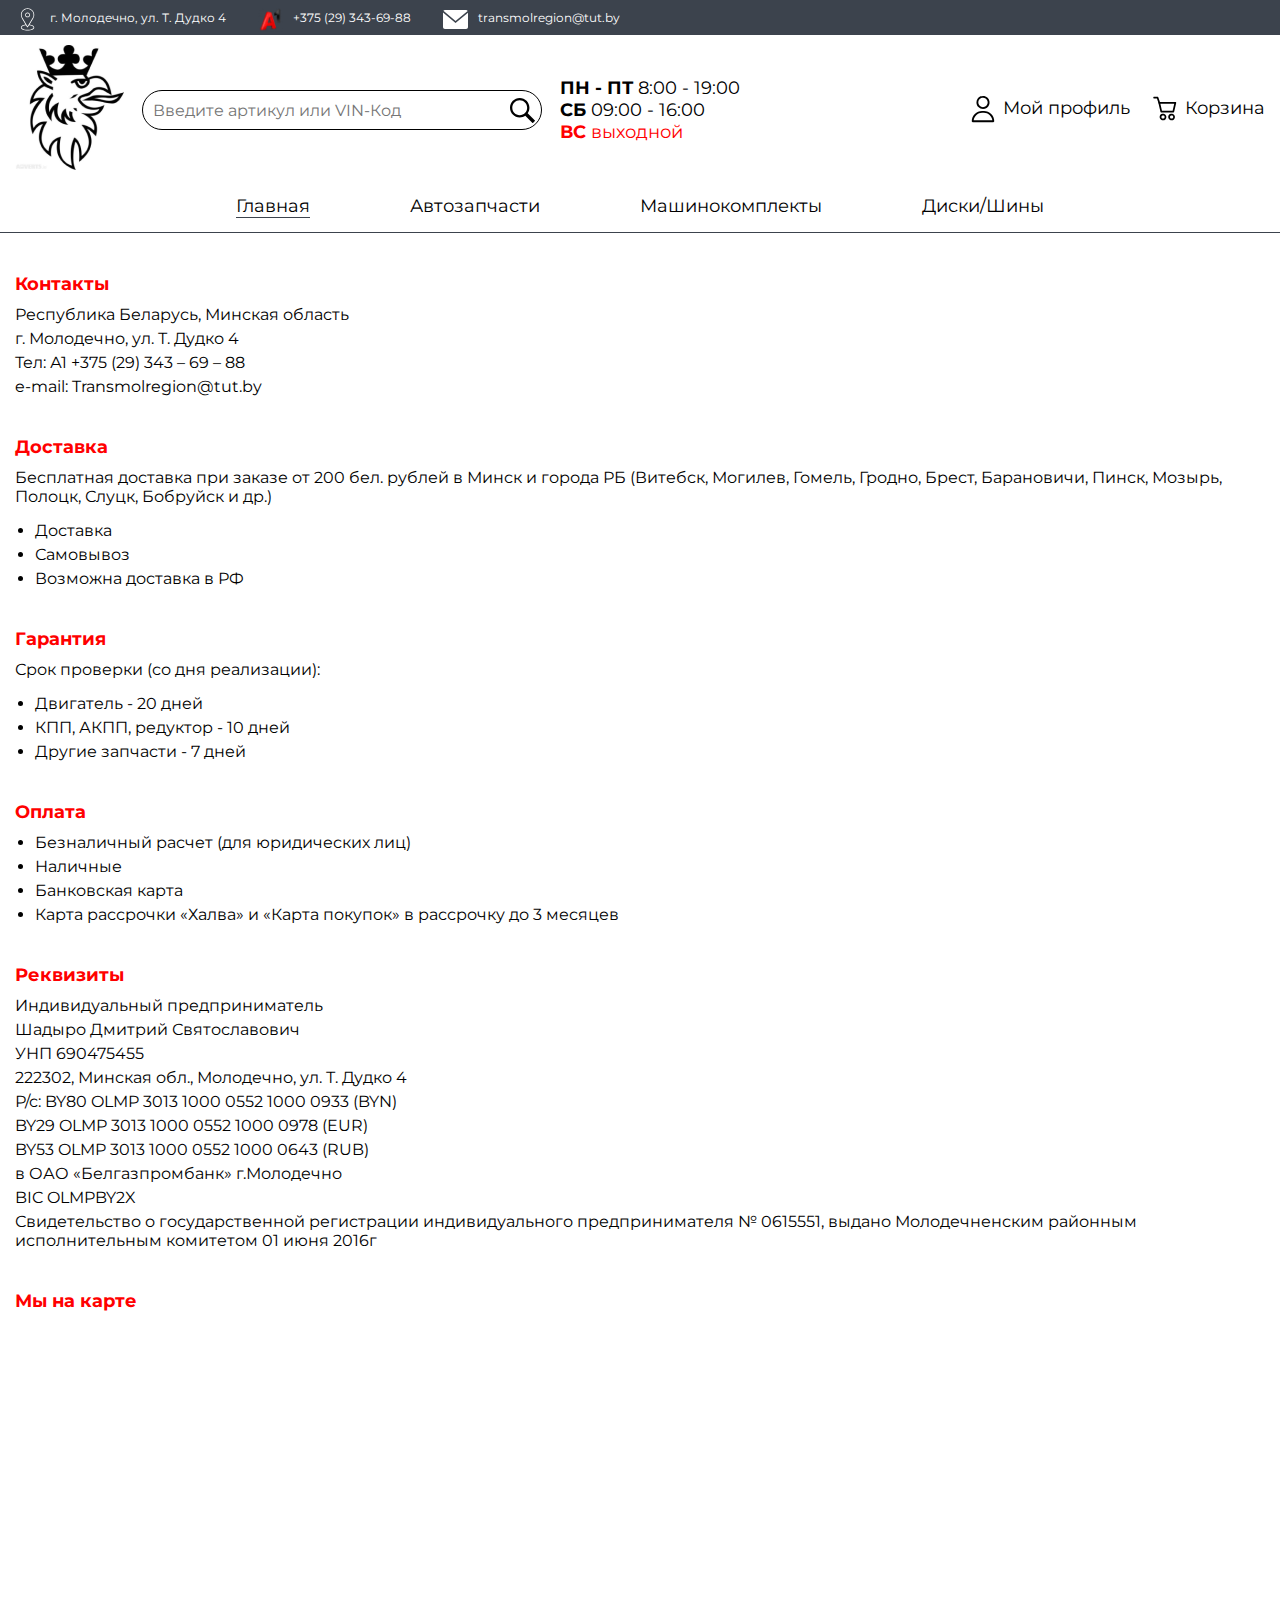
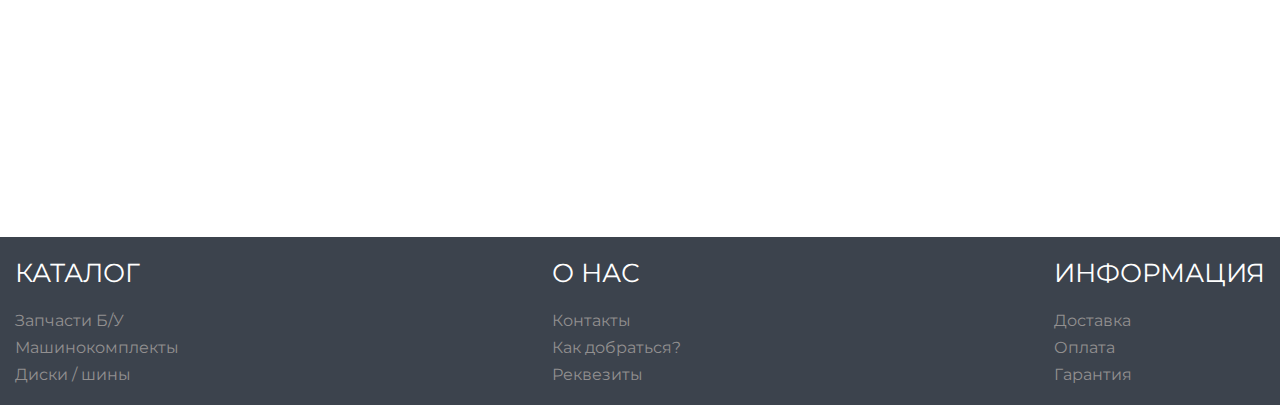
<file: index.html>
<!DOCTYPE html>
<html lang="en">

<head>
    <meta charset="UTF-8">
    <meta http-equiv="X-UA-Compatible" content="IE=edge">
    <meta name="viewport" content="width=device-width, initial-scale=1.0">
    <link rel="preconnect" href="https://fonts.gstatic.com">
    <link href="https://fonts.googleapis.com/css2?family=Montserrat:wght@400;700&display=swap" rel="stylesheet">
    <link rel="stylesheet" href="css/reset.css">
    <link rel="stylesheet" href="css/style.css">
    <link rel="stylesheet" href="css/media.css">
    <title>Auto Parts</title>
</head>

<body>
    <header class="header">
        <div class="header__top">
            <div class="container">
                <div class="header__top-container">
                    <a class="header__top-link header__top-map" href="#">г. Молодечно, ул. Т. Дудко 4</a>
                    <a class="header__top-link header__top-tel" href="tel:375293436988">+375 (29) 343-69-88</a>
                    <a class="header__top-link header__top-email" href="#">transmolregion@tut.by</a>
                </div>
            </div>
        </div>
        <div class="container">
            <div class="header__inner">
                <div class="header__left">
                    <div class="logo">
                        <img class="logo__img" src="/img/logo.png" alt="logo">
                    </div>
                    <div class="search">
                        <form class="form-search" action="#">
                            <input class="form__input-search" placeholder="Введите артикул или VIN-Код" type="text">
                            <input class="form__btn" type="submit" value="">
                        </form>
                    </div>
                    <div class="schedule-items">
                        <p class="schedule-item">
                            <span class="text-bold">ПН - ПТ</span> 8:00 - 19:00
                        </p>
                        <p class="schedule-item">
                            <span class="text-bold">СБ</span> 09:00 - 16:00
                        </p>
                        <p class="schedule-item">
                            <span class="text-bold text-red">ВС</span> <span class="text-red"> выходной</span>
                        </p>
                    </div>
                </div>
                <div class="header__right">
                    <a class="header__right-link header__right-profile" href="#">Мой профиль</a>
                    <a class="header__right-link header__right-cart" href="#">Корзина</a>
                </div>
            </div>
            <nav class="navigation">
                <ul class="navigation__list">
                    <li class="navigation__list-item">
                        <a class="navigation__list-link active" href="#">Главная</a>
                    </li>
                    <li class="navigation__list-item">
                        <a class="navigation__list-link" href="/parts.html">Автозапчасти</a>
                    </li>
                    <li class="navigation__list-item">
                        <a class="navigation__list-link" href="#">Машинокомплекты</a>
                    </li>
                    <li class="navigation__list-item">
                        <a class="navigation__list-link" href="#">Диски/Шины</a>
                    </li>
                </ul>
            </nav>
        </div>
    </header>

    <section class="info">
        <div class="container">
            <div class="info__item">
                <h2 class="info__title">
                    Контакты
                </h2>
                <div class="info__item-text">
                    <p class="info__text">
                        Республика Беларусь, Минская область
                    </p>
                    <p class="info__text">
                        г. Молодечно, ул. Т. Дудко 4
                    </p>
                    <p class="info__text">
                        Тел: А1 +375 (29) 343 – 69 – 88
                    </p>
                    <p class="info__text">
                        e-mail: Transmolregion@tut.by
                    </p>
                </div>
            </div>
            <div class="info__item">
                <h2 class="info__title">
                    Доставка
                </h2>
                <div class="info__item-text">
                    <p class="info__text">
                        Бесплатная доставка при заказе от 200 бел. рублей в Минск и города РБ (Витебск, Могилев, Гомель,
                        Гродно, Брест, Барановичи, Пинск, Мозырь, Полоцк, Слуцк, Бобруйск и др.)
                    </p>
                    <ul class="info__list">
                        <li class="info__text">
                            Доставка
                        </li>
                        <li class="info__text">
                            Самовывоз
                        </li>
                        <li class="info__text">
                            Возможна доставка в РФ
                        </li>
                    </ul>
                </div>
            </div>
            <div class="info__item">
                <h2 class="info__title">
                    Гарантия
                </h2>
                <div class="info__item-text">
                    <p class="info__text">
                        Срок проверки (со дня реализации):
                    </p>
                    <ul class="info__list">
                        <li class="info__text">
                            Двигатель - 20 дней
                        </li>
                        <li class="info__text">
                            КПП, АКПП, редуктор - 10 дней
                        </li>
                        <li class="info__text">
                            Другие запчасти - 7 дней
                        </li>
                    </ul>
                </div>
            </div>
            <div class="info__item">
                <h2 class="info__title">
                    Оплата
                </h2>
                <div class="info__item-text">
                    <ul class="info__list">
                        <li class="info__text">
                            Безналичный расчет (для юридических лиц)
                        </li>
                        <li class="info__text">
                            Наличные
                        </li>
                        <li class="info__text">
                            Банковская карта
                        </li>
                        <li class="info__text">
                            Карта рассрочки «Халва» и «Карта покупок» в рассрочку до 3 месяцев
                        </li>
                    </ul>
                </div>
            </div>
            <div class="info__item">
                <h2 class="info__title">
                    Реквизиты
                </h2>
                <div class="info__item-text">
                    <p class="info__text">
                        Индивидуальный предприниматель
                    </p>
                    <p class="info__text">
                        Шадыро Дмитрий Святославович
                    </p>
                    <p class="info__text">
                        УНП 690475455
                    </p>
                    <p class="info__text">
                        222302, Минская обл., Молодечно, ул. Т. Дудко 4
                    </p>
                    <p class="info__text">
                        Р/с: BY80 OLMP 3013 1000 0552 1000 0933 (BYN)
                    </p>
                    <p class="info__text">
                        BY29 OLMP 3013 1000 0552 1000 0978 (EUR)
                    </p>
                    <p class="info__text">
                        BY53 OLMP 3013 1000 0552 1000 0643 (RUB)
                    </p>
                    <p class="info__text">
                        в ОАО «Белгазпромбанк» г.Молодечно
                    </p>
                    <p class="info__text">
                        BIC OLMPBY2X
                    </p>
                    <p class="info__text">
                        Свидетельство о государственной регистрации индивидуального предпринимателя № 0615551, выдано
                        Молодечненским районным исполнительным комитетом 01 июня 2016г
                    </p>
                </div>
            </div>
            <div class="info__item">
                <h2 class="info__title">
                    Мы на карте
                </h2>
                <div class="map">
                    <iframe id="map"
                        src="https://www.google.com/maps/embed?pb=!1m14!1m8!1m3!1d1435.4123984856187!2d26.881556061796175!3d54.30063732575903!3m2!1i1024!2i768!4f13.1!3m3!1m2!1s0x46dc744c86c4ba0b%3A0x416bf50e22e5ab80!2z0YPQu9C40YbQsCDQlNGD0LTQutC-IDQsINCc0L7Qu9C-0LTQtdGH0L3Qvg!5e1!3m2!1sru!2sby!4v1617877392452!5m2!1sru!2sby"
                        width="800" height="400" style="border:0;" allowfullscreen="" loading="lazy"></iframe>
                </div>
            </div>
        </div>
    </section>

    <footer class="footer">
        <div class="container">
            <div class="footer__inner">

                <!-- <div class="footer__item-logo">
                    <p class="footer__logo-title">Разборка в Моло</p>
                    <img class="footer__logo" src="img/logo.png" alt="logo">
                </div> -->
                <div class="footer__item">
                    <p class="footer__item-title">
                        КАТАЛОГ
                    </p>
                    <ul class="footer__menu-list">
                        <li class="footer__menu-item">
                            <a class="footer__menu-link" href="#">Запчасти Б/У</a>
                        </li>
                        <li class="footer__menu-item">
                            <a class="footer__menu-link" href="#">Машинокомплекты</a>
                        </li>
                        <li class="footer__menu-item">
                            <a class="footer__menu-link" href="#">Диски / шины</a>
                        </li>
                    </ul>
                </div>
                <div class="footer__item">
                    <p class="footer__item-title">
                        О НАС
                    </p>
                    <ul class="footer__menu-list">
                        <li class="footer__menu-item">
                            <a class="footer__menu-link" href="#">Контакты</a>
                        </li>
                        <li class="footer__menu-item">
                            <a class="footer__menu-link" href="index.html#map">Как добраться?</a>
                        </li>
                        <li class="footer__menu-item">
                            <a class="footer__menu-link" href="#">Реквезиты</a>
                        </li>
                    </ul>
                </div>
                <div class="footer__item">
                    <p class="footer__item-title">
                        ИНФОРМАЦИЯ
                    </p>
                    <ul class="footer__menu-list">
                        <li class="footer__menu-item">
                            <a class="footer__menu-link" href="#">Доставка</a>
                        </li>
                        <li class="footer__menu-item">
                            <a class="footer__menu-link" href="#">Оплата</a>
                        </li>
                        <li class="footer__menu-item">
                            <a class="footer__menu-link" href="#">Гарантия</a>
                        </li>
                    </ul>
                </div>
            </div>
        </div>
        </div>
    </footer>

    <script src="js/scripts.js"></script>
</body>

</html>
</file>
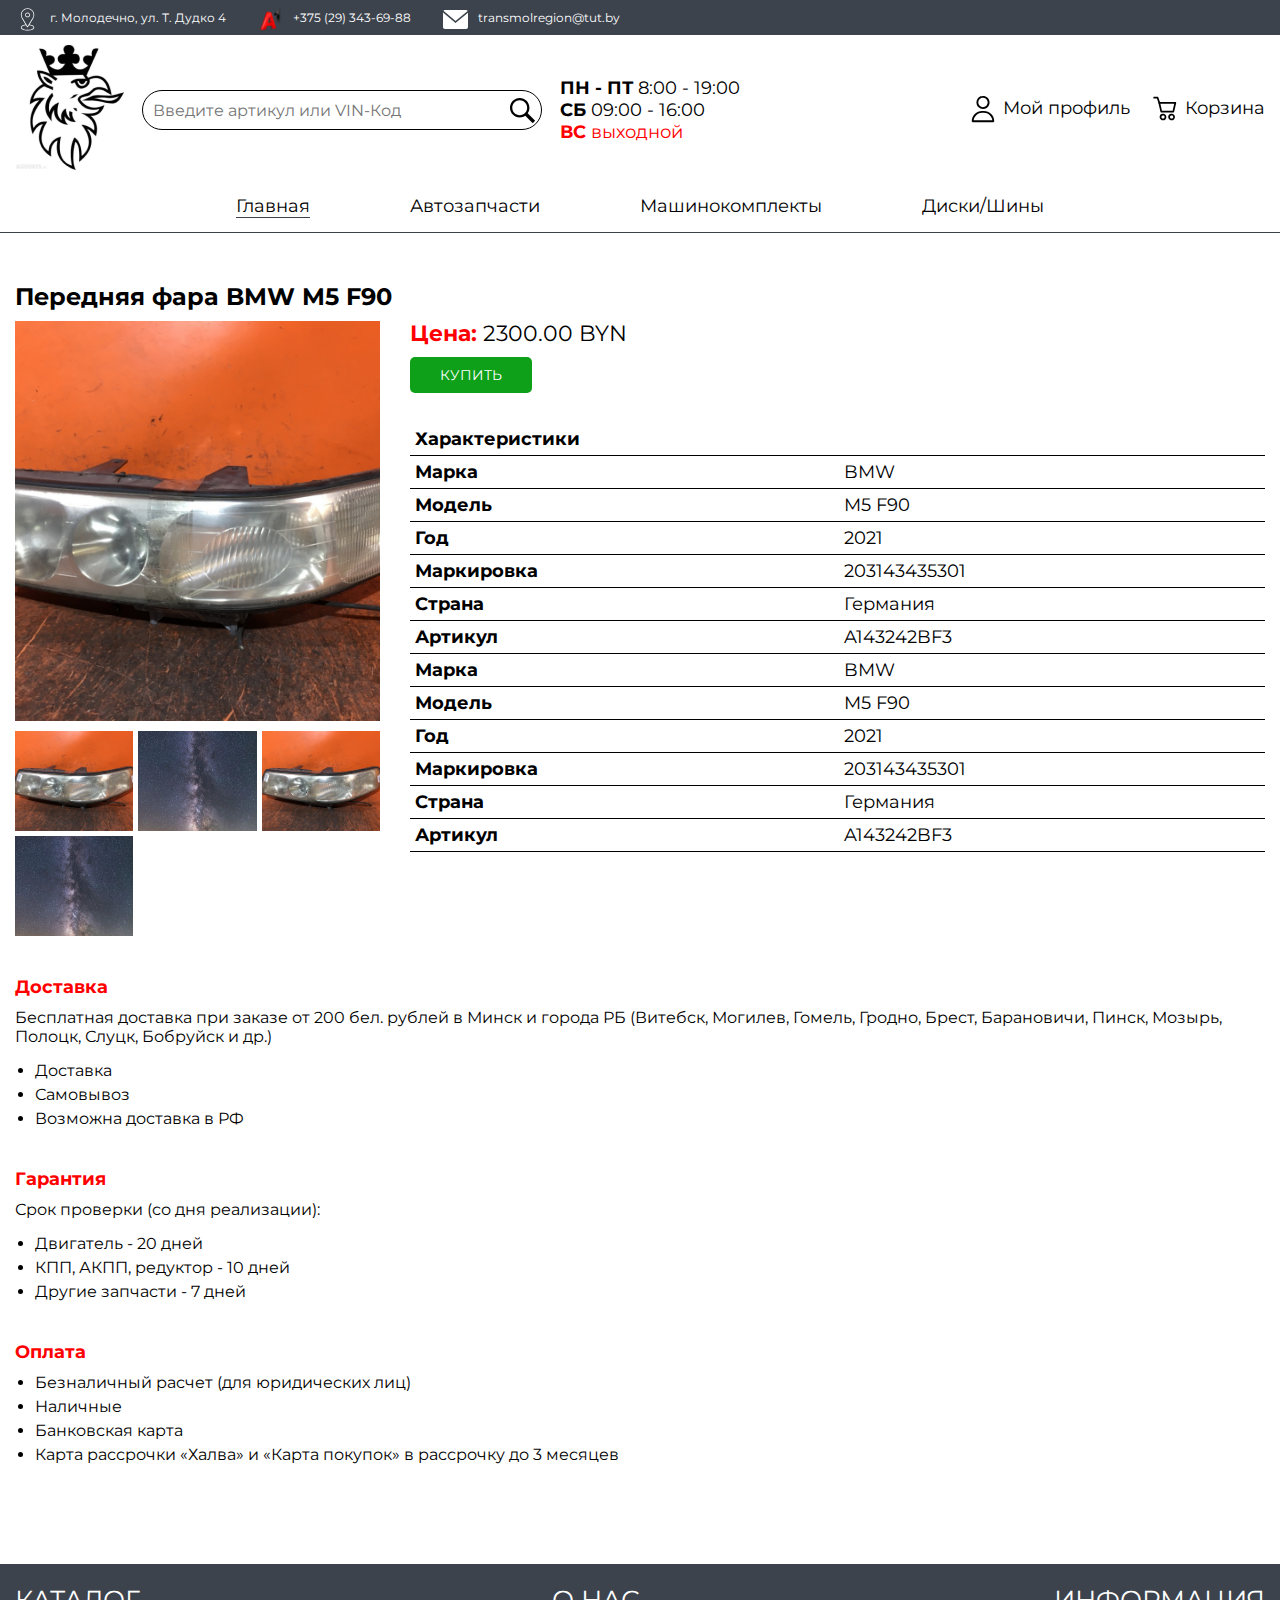
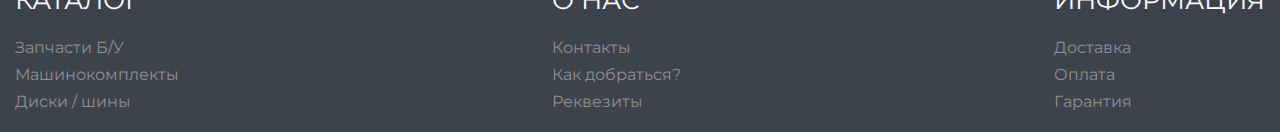
<file: detail_parts.html>
<!DOCTYPE html>
<html lang="en">

<head>
    <meta charset="UTF-8">
    <meta http-equiv="X-UA-Compatible" content="IE=edge">
    <meta name="viewport" content="width=device-width, initial-scale=1.0">
    <link rel="preconnect" href="https://fonts.gstatic.com">
    <link href="https://fonts.googleapis.com/css2?family=Montserrat:wght@400;700&display=swap" rel="stylesheet">
    <link rel="stylesheet" href="css/reset.css">
    <link rel="stylesheet" href="css/lightbox.min.css">
    <link rel="stylesheet" href="css/style.css">
    <link rel="stylesheet" href="css/media.css">
</head>

<body>
    <header class="header">
        <div class="header__top">
            <div class="container">
                <div class="header__top-container">
                    <a class="header__top-link header__top-map" href="#">г. Молодечно, ул. Т. Дудко 4</a>
                    <a class="header__top-link header__top-tel" href="tel:375293436988">+375 (29) 343-69-88</a>
                    <a class="header__top-link header__top-email" href="#">transmolregion@tut.by</a>
                </div>
            </div>
        </div>
        <div class="container">
            <div class="header__inner">
                <div class="header__left">
                    <div class="logo">
                        <img class="logo__img" src="/img/logo.png" alt="logo">
                    </div>
                    <div class="search">
                        <form class="form-search" action="#">
                            <input class="form__input-search" placeholder="Введите артикул или VIN-Код" type="text">
                            <input class="form__btn" type="submit" value="">
                        </form>
                    </div>
                    <div class="schedule-items">
                        <p class="schedule-item">
                            <span class="text-bold">ПН - ПТ</span> 8:00 - 19:00
                        </p>
                        <p class="schedule-item">
                            <span class="text-bold">СБ</span> 09:00 - 16:00
                        </p>
                        <p class="schedule-item">
                            <span class="text-bold text-red">ВС</span> <span class="text-red"> выходной</span>
                        </p>
                    </div>
                </div>
                <div class="header__right">
                    <a class="header__right-link header__right-profile" href="#">Мой профиль</a>
                    <a class="header__right-link header__right-cart" href="#">Корзина</a>
                </div>
            </div>
            <nav class="navigation">
                <ul class="navigation__list">
                    <li class="navigation__list-item">
                        <a class="navigation__list-link active" href="/index.html">Главная</a>
                    </li>
                    <li class="navigation__list-item">
                        <a class="navigation__list-link" href="/parts.html">Автозапчасти</a>
                    </li>
                    <li class="navigation__list-item">
                        <a class="navigation__list-link" href="#">Машинокомплекты</a>
                    </li>
                    <li class="navigation__list-item">
                        <a class="navigation__list-link" href="#">Диски/Шины</a>
                    </li>
                </ul>
            </nav>
        </div>
    </header>

    <section class="spare-part">
        <div class="container">
            <div class="spare-part__inner">
                <h1 class="spare-part__title">
                    Передняя фара BMW M5 F90
                </h1>
                <div class="spare-part__content">
                    <div class="spare-part__images">
                        <div class="spare-part__img">
                            <a href="/img/test_photo.jpg" class="spare-part__image-link" data-lightbox="roadtrip">
                                <img class="spare-part__image" src="/img/test_photo.jpg" alt="">
                            </a>
                        </div>
                        <div class="spare-part__imgs-sub">
                            <div class="spare-part__img-sub">
                                <a href="/img/test_photo.jpg" class="spare-part__image-link" data-lightbox="roadtrip">
                                    <img class="spare-part__image" src="/img/test_photo.jpg" alt="">
                                </a>
                            </div>
                            <div class="spare-part__img-sub">
                                <a href="/img/1438340919_1592809721.jpg" class="spare-part__image-link" data-lightbox="roadtrip">
                                    <img class="spare-part__image" src="/img/1438340919_1592809721.jpg" alt="">
                                </a>
                            </div>
                            <div class="spare-part__img-sub">
                                <a href="/img/test_photo.jpg" class="spare-part__image-link" data-lightbox="roadtrip">
                                    <img class="spare-part__image" src="/img/test_photo.jpg" alt="">
                                </a>
                            </div>
                            <div class="spare-part__img-sub">
                                <a href="/img/1438340919_1592809721.jpg" class="spare-part__image-link" data-lightbox="roadtrip">
                                    <img class="spare-part__image" src="/img/1438340919_1592809721.jpg" alt="">
                                </a>
                            </div>
                        </div>
                    </div>
                    <div class="spare-part__specification">
                        <p class="spare-part__price">
                            <span class="text-red text-bold">Цена:</span> 2300.00 BYN
                        </p>
                        <div class="spare-part__btn">
                            <a class="spare-part__button" href="#">КУПИТЬ</a>
                        </div>
                        
                        <table class="spare-part__specification-table">
                            <tr>
                                <td colspan="2">
                                    <span class="text-bold">Характеристики</span>
                                </td>
                            </tr>
                            <tr>
                                <td>
                                    <span class="text-bold">Марка</span>
                                </td>
                                <td>
                                    BMW
                                </td>
                            </tr>
                            <tr>
                                <td>
                                    <span class="text-bold">Модель</span> 
                                </td>
                                <td>
                                    M5 F90
                                </td>
                            </tr>
                            <tr>
                                <td>
                                    <span class="text-bold">Год</span>
                                </td>
                                <td>
                                    2021
                                </td>
                            </tr>
                            <tr>
                                <td>
                                    <span class="text-bold">Маркировка</span>
                                </td>
                                <td>
                                    203143435301
                                </td>
                            </tr>
                            <tr>
                                <td>
                                    <span class="text-bold">Страна</span>
                                </td>
                                <td>
                                    Германия
                                </td>
                            </tr>
                            <tr>
                                <td>
                                    <span class="text-bold">Артикул</span>
                                </td>
                                <td>
                                   A143242BF3
                                </td>
                            </tr>
                            <tr>
                                <td>
                                    <span class="text-bold">Марка</span>
                                </td>
                                <td>
                                    BMW
                                </td>
                            </tr>
                            <tr>
                                <td>
                                    <span class="text-bold">Модель</span> 
                                </td>
                                <td>
                                    M5 F90
                                </td>
                            </tr>
                            <tr>
                                <td>
                                    <span class="text-bold">Год</span>
                                </td>
                                <td>
                                    2021
                                </td>
                            </tr>
                            <tr>
                                <td>
                                    <span class="text-bold">Маркировка</span>
                                </td>
                                <td>
                                    203143435301
                                </td>
                            </tr>
                            <tr>
                                <td>
                                    <span class="text-bold">Страна</span>
                                </td>
                                <td>
                                    Германия
                                </td>
                            </tr>
                            <tr>
                                <td>
                                    <span class="text-bold">Артикул</span>
                                </td>
                                <td>
                                   A143242BF3
                                </td>
                            </tr>
                        </table>
                    </div>
                </div>
            </div>
        </div>
    </section>

    <section class="info">
        <div class="container">
            <div class="info__item">
                <h2 class="info__title">
                    Доставка
                </h2>
                <div class="info__item-text">
                    <p class="info__text">
                        Бесплатная доставка при заказе от 200 бел. рублей в Минск и города РБ (Витебск, Могилев, Гомель,
                        Гродно, Брест, Барановичи, Пинск, Мозырь, Полоцк, Слуцк, Бобруйск и др.)
                    </p>
                    <ul class="info__list">
                        <li class="info__text">
                            Доставка
                        </li>
                        <li class="info__text">
                            Самовывоз
                        </li>
                        <li class="info__text">
                            Возможна доставка в РФ
                        </li>
                    </ul>
                </div>
            </div>
            <div class="info__item">
                <h2 class="info__title">
                    Гарантия
                </h2>
                <div class="info__item-text">
                    <p class="info__text">
                        Срок проверки (со дня реализации):
                    </p>
                    <ul class="info__list">
                        <li class="info__text">
                            Двигатель - 20 дней
                        </li>
                        <li class="info__text">
                            КПП, АКПП, редуктор - 10 дней
                        </li>
                        <li class="info__text">
                            Другие запчасти - 7 дней
                        </li>
                    </ul>
                </div>
            </div>
            <div class="info__item">
                <h2 class="info__title">
                    Оплата
                </h2>
                <div class="info__item-text">
                    <ul class="info__list">
                        <li class="info__text">
                            Безналичный расчет (для юридических лиц)
                        </li>
                        <li class="info__text">
                            Наличные
                        </li>
                        <li class="info__text">
                            Банковская карта
                        </li>
                        <li class="info__text">
                            Карта рассрочки «Халва» и «Карта покупок» в рассрочку до 3 месяцев
                        </li>
                    </ul>
                </div>
            </div>
           
        </div>
    </section>

    <footer class="footer">
        <div class="container">
            <div class="footer__inner">
                <div class="footer__item">
                    <p class="footer__item-title">
                        КАТАЛОГ
                    </p>
                    <ul class="footer__menu-list">
                        <li class="footer__menu-item">
                            <a class="footer__menu-link" href="#">Запчасти Б/У</a>
                        </li>
                        <li class="footer__menu-item">
                            <a class="footer__menu-link" href="#">Машинокомплекты</a>
                        </li>
                        <li class="footer__menu-item">
                            <a class="footer__menu-link" href="#">Диски / шины</a>
                        </li>
                    </ul>
                </div>
                <div class="footer__item">
                    <p class="footer__item-title">
                        О НАС
                    </p>
                    <ul class="footer__menu-list">
                        <li class="footer__menu-item">
                            <a class="footer__menu-link" href="#">Контакты</a>
                        </li>
                        <li class="footer__menu-item">
                            <a class="footer__menu-link" href="index.html#map">Как добраться?</a>
                        </li>
                        <li class="footer__menu-item">
                            <a class="footer__menu-link" href="#">Реквезиты</a>
                        </li>
                    </ul>
                </div>
                <div class="footer__item">
                    <p class="footer__item-title">
                        ИНФОРМАЦИЯ
                    </p>
                    <ul class="footer__menu-list">
                        <li class="footer__menu-item">
                            <a class="footer__menu-link" href="#">Доставка</a>
                        </li>
                        <li class="footer__menu-item">
                            <a class="footer__menu-link" href="#">Оплата</a>
                        </li>
                        <li class="footer__menu-item">
                            <a class="footer__menu-link" href="#">Гарантия</a>
                        </li>
                    </ul>
                </div>
            </div>
        </div>
        </div>
    </footer>

    <script src="https://code.jquery.com/jquery-3.6.0.min.js" integrity="sha256-/xUj+3OJU5yExlq6GSYGSHk7tPXikynS7ogEvDej/m4=" crossorigin="anonymous"></script>
    <script src="js/lightbox.min.js"></script>
    <script src="js/scripts.js"></script>
</body>

</html>
</file>
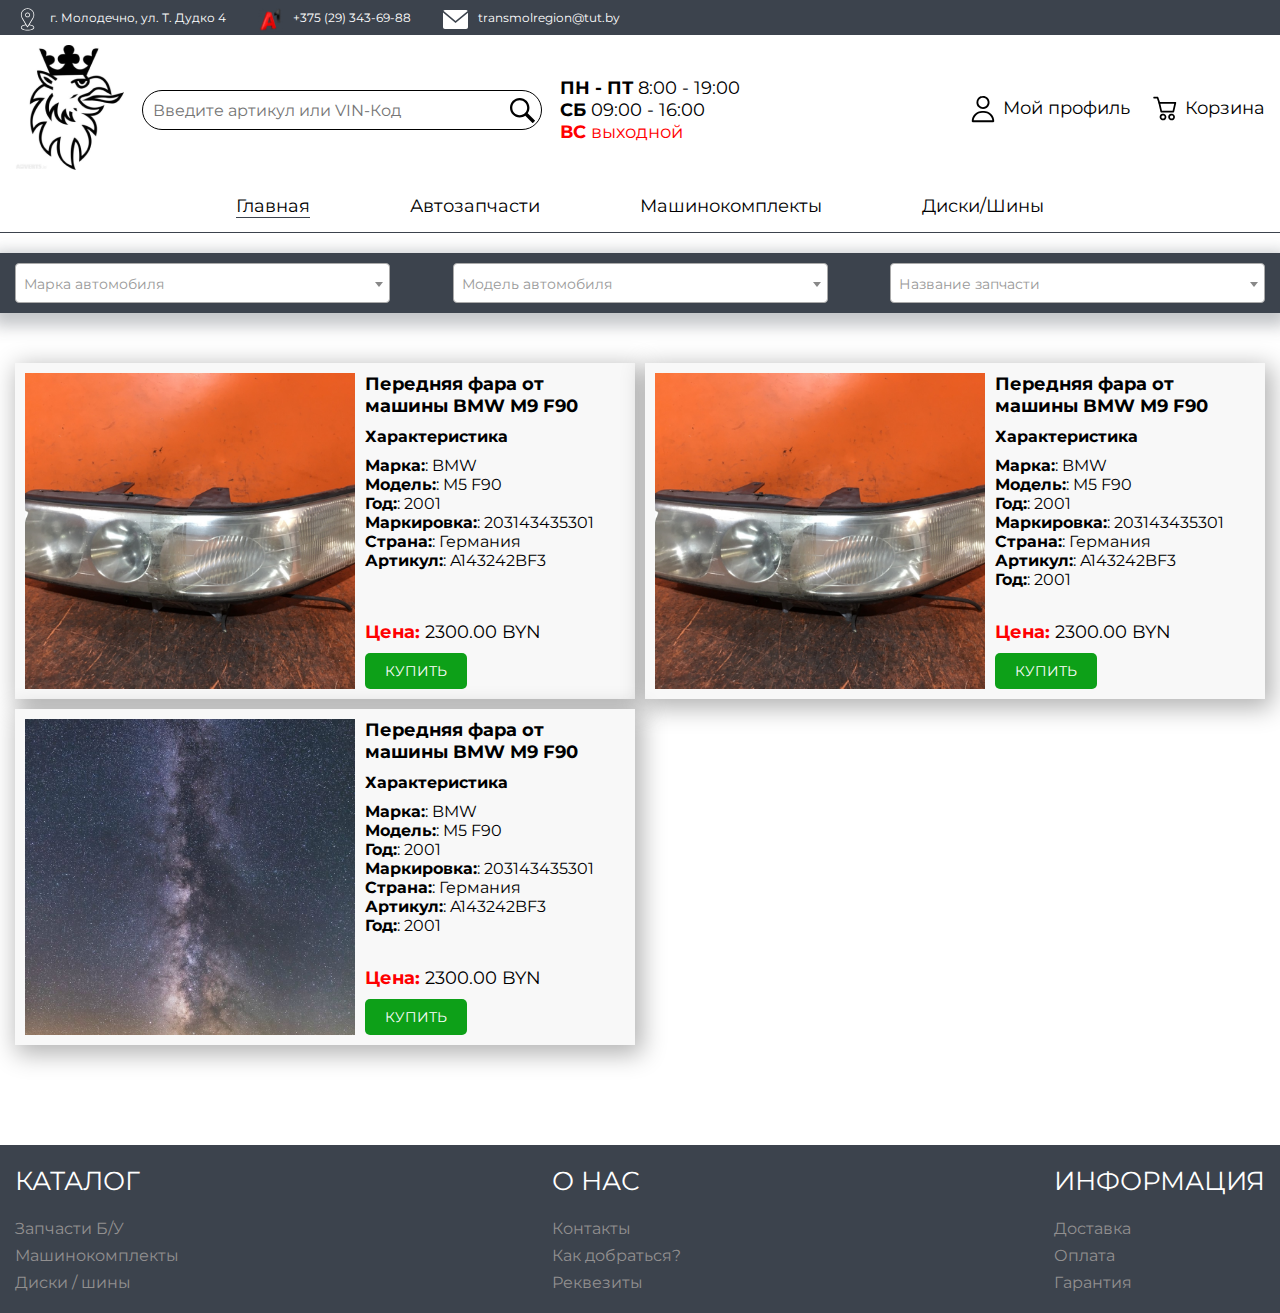
<file: parts.html>
<!DOCTYPE html>
<html lang="en">

<head>
    <meta charset="UTF-8">
    <meta http-equiv="X-UA-Compatible" content="IE=edge">
    <meta name="viewport" content="width=device-width, initial-scale=1.0">
    <link rel="preconnect" href="https://fonts.gstatic.com">
    <link href="https://fonts.googleapis.com/css2?family=Montserrat:wght@400;700&display=swap" rel="stylesheet">
    <link rel="stylesheet" href="/css/select2.min.css">
    <link rel="stylesheet" href="css/reset.css">
    <link rel="stylesheet" href="css/style.css">
    <link rel="stylesheet" href="css/media.css">
    <title>Auto Parts</title>
</head>

<body>
    <header class="header">
        <div class="header__top">
            <div class="container">
                <div class="header__top-container">
                    <a class="header__top-link header__top-map" href="#">г. Молодечно, ул. Т. Дудко 4</a>
                    <a class="header__top-link header__top-tel" href="tel:375293436988">+375 (29) 343-69-88</a>
                    <a class="header__top-link header__top-email" href="#">transmolregion@tut.by</a>
                </div>
            </div>
        </div>
        <div class="container">
            <div class="header__inner">
                <div class="header__left">
                    <div class="logo">
                        <img class="logo__img" src="/img/logo.png" alt="logo">
                    </div>
                    <div class="search">
                        <form class="form-search" action="#">
                            <input class="form__input-search" placeholder="Введите артикул или VIN-Код" type="text">
                            <input class="form__btn" type="submit" value="">
                        </form>
                    </div>
                    <div class="schedule-items">
                        <p class="schedule-item">
                            <span class="text-bold">ПН - ПТ</span> 8:00 - 19:00
                        </p>
                        <p class="schedule-item">
                            <span class="text-bold">СБ</span> 09:00 - 16:00
                        </p>
                        <p class="schedule-item">
                            <span class="text-bold text-red">ВС</span> <span class="text-red"> выходной</span>
                        </p>
                    </div>
                </div>
                <div class="header__right">
                    <a class="header__right-link header__right-profile" href="#">Мой профиль</a>
                    <a class="header__right-link header__right-cart" href="#">Корзина</a>
                </div>
            </div>
            <nav class="navigation">
                <ul class="navigation__list">
                    <li class="navigation__list-item">
                        <a class="navigation__list-link active" href="/index.html">Главная</a>
                    </li>
                    <li class="navigation__list-item">
                        <a class="navigation__list-link" href="/parts.html">Автозапчасти</a>
                    </li>
                    <li class="navigation__list-item">
                        <a class="navigation__list-link" href="#">Машинокомплекты</a>
                    </li>
                    <li class="navigation__list-item">
                        <a class="navigation__list-link" href="#">Диски/Шины</a>
                    </li>
                </ul>
            </nav>
        </div>
    </header>

    <section class="filter">
        <div class="container">
            <div class="filter__inner">
                <select class="car-brand filter__list" placeholder="Марка автомобиля">
                    <option value=""></option>
                    <option>Все марки автомобилей</option>
                    <option>Acura</option>
                    <option>AUDI</option>
                    <option>BMW</option>
                    <option>Cadilac</option>
                </select>
                <select class="model filter__list" placeholder="Модель автомобиля">
                    <option value=""></option>
                    <option>Все модели автомобилей</option>
                    <option>Acura</option>
                    <option>AUDI</option>
                    <option>BMW</option>
                    <option>Cadilac</option>
                </select>
                <select class="spare-part filter__list" placeholder="Название запчасти">
                    <option value=""></option>
                    <option>Все завпчасти автомобилей</option>
                    <option>Acura</option>
                    <option>AUDI</option>
                    <option>BMW</option>
                    <option>Cadilac</option>
                </select>
            </div>
        </div>
    </section>

    <section class="item">
        <div class="container">

            <div class="item__inner">

                <div class="item__part">
                    <div class="item__img">
                        <a href="/detail_parts.html" class="item__image-link">
                            <img class="item__image" src="/img/test_photo.jpg" alt="">
                        </a>
                    </div>
                    <div class="item__specification">
                        <a class="item__title" href="/detail_parts.html">Передняя фара от машины BMW M9 F90</a>
                        <ul class="item__specification-list">
                            <p class="item__specification-title">Характеристика</p>
                            <li><span class="text-bold">Марка:</span>: BMW
                            <li><span class="text-bold">Модель:</span>: M5 F90
                            <li><span class="text-bold">Год:</span>: 2001
                            </li>
                            <li><span class="text-bold">Маркировка:</span>: 203143435301
                            </li>
                            <li><span class="text-bold">Страна:</span>: Германия
                            </li>
                            <li><span class="text-bold">Артикул:</span>: A143242BF3
                            </li>

                        </ul>
                        <div class="item__buy">
                            <p class="box item__price">
                                <span class="text-red text-bold">Цена:</span> 2300.00 BYN
                            </p>
                            <a class="item__button" href="#">КУПИТЬ</a>
                        </div>
                    </div>
                </div>
                <div class="item__part">
                    <div class="item__img">
                        <a href="/detail_parts.html" class="item__image-link">
                            <img class="item__image" src="/img/test_photo.jpg" alt="">
                        </a>
                    </div>
                    <div class="item__specification">
                        <a class="item__title" href="/detail_parts.html">Передняя фара от машины BMW M9 F90</a>
                        <ul class="box item__specification-list">
                            <p class="item__specification-title">Характеристика</p>
                            <li><span class="text-bold">Марка:</span>: BMW
                            <li><span class="text-bold">Модель:</span>: M5 F90
                            <li><span class="text-bold">Год:</span>: 2001
                            </li>
                            <li><span class="text-bold">Маркировка:</span>: 203143435301
                            </li>
                            <li><span class="text-bold">Страна:</span>: Германия
                            </li>
                            <li><span class="text-bold">Артикул:</span>: A143242BF3
                            </li>
                            <li><span class="text-bold">Год:</span>: 2001
                            </li>
                        </ul>
                        <div class="box item__buy">
                            <p class="box item__price">
                                <span class="text-red text-bold">Цена:</span> 2300.00 BYN
                            </p>
                            <a class="item__button" href="#">КУПИТЬ</a>
                        </div>
                    </div>
                </div>
                <div class="item__part">
                    <div class="item__img">
                        <a href="/detail_parts.html" class="item__image-link">
                            <img class="item__image" src="/img/1438340919_1592809721.jpg" alt="">
                        </a>
                    </div>
                    <div class="item__specification">
                        <a class="item__title" href="/detail_parts.html">Передняя фара от машины BMW M9 F90</a>
                        <ul class="item__specification-list">
                            <p class="item__specification-title">Характеристика</p>
                            <li><span class="text-bold">Марка:</span>: BMW
                            <li><span class="text-bold">Модель:</span>: M5 F90
                            <li><span class="text-bold">Год:</span>: 2001
                            </li>
                            <li><span class="text-bold">Маркировка:</span>: 203143435301
                            </li>
                            <li><span class="text-bold">Страна:</span>: Германия
                            </li>
                            <li><span class="text-bold">Артикул:</span>: A143242BF3
                            </li>
                            <li><span class="text-bold">Год:</span>: 2001
                            </li>
                        </ul>
                        <div class="item__buy">
                            <p class="box item__price">
                                <span class="text-red text-bold">Цена:</span> 2300.00 BYN
                            </p>
                            <a class="item__button" href="#">КУПИТЬ</a>
                        </div>
                    </div>
                </div>
            </div>

    </section>

    <footer class="footer">
        <div class="container">
            <div class="footer__inner">
                <div class="footer__item">
                    <p class="footer__item-title">
                        КАТАЛОГ
                    </p>
                    <ul class="footer__menu-list">
                        <li class="footer__menu-item">
                            <a class="footer__menu-link" href="#">Запчасти Б/У</a>
                        </li>
                        <li class="footer__menu-item">
                            <a class="footer__menu-link" href="#">Машинокомплекты</a>
                        </li>
                        <li class="footer__menu-item">
                            <a class="footer__menu-link" href="#">Диски / шины</a>
                        </li>
                    </ul>
                </div>
                <div class="footer__item">
                    <p class="footer__item-title">
                        О НАС
                    </p>
                    <ul class="footer__menu-list">
                        <li class="footer__menu-item">
                            <a class="footer__menu-link" href="#">Контакты</a>
                        </li>
                        <li class="footer__menu-item">
                            <a class="footer__menu-link" href="index.html#map">Как добраться?</a>
                        </li>
                        <li class="footer__menu-item">
                            <a class="footer__menu-link" href="#">Реквезиты</a>
                        </li>
                    </ul>
                </div>
                <div class="footer__item">
                    <p class="footer__item-title">
                        ИНФОРМАЦИЯ
                    </p>
                    <ul class="footer__menu-list">
                        <li class="footer__menu-item">
                            <a class="footer__menu-link" href="#">Доставка</a>
                        </li>
                        <li class="footer__menu-item">
                            <a class="footer__menu-link" href="#">Оплата</a>
                        </li>
                        <li class="footer__menu-item">
                            <a class="footer__menu-link" href="#">Гарантия</a>
                        </li>
                    </ul>
                </div>
            </div>
        </div>
        </div>
    </footer>

    <script src="https://code.jquery.com/jquery-3.6.0.min.js"
        integrity="sha256-/xUj+3OJU5yExlq6GSYGSHk7tPXikynS7ogEvDej/m4=" crossorigin="anonymous"></script>
    <script src="/js/select2.min.js"></script>
    <script src="/js/i18n/ru.js"></script>
    <script src="js/scripts.js"></script>
</body>

</html>
</file>
<file: css/style.css>
*{
    box-sizing: border-box;
}
body{
    font-family: 'Montserrat', sans-serif;
    font-style: normal;
    font-weight: 400;
    font-size: 18px;
    line-height: 22px;
    color: #000;
}
.container{
    max-width: 1430px;
    margin: 0 auto;
    padding: 0 15px;
}

.header{
    border-bottom: 1px #3C434D solid;
}

/* Header TOP */
.header__top{
    width: 100%;
    height: 100%;
    background-color: #3C434D;
}
.header__top-container{
    height: 35px;
    display: flex;
    align-items: center;

}
.header__top-link{
    font-size: 12px;
    line-height: 15px;
    text-decoration: none;
    color: #fff;
}
.header__top-link{
    margin-right: 32px;
}
.header__top-link:last-child{
    margin-right: 0;
}
.header__top-map, 
.header__top-tel,
.header__top-email{
    position: relative;
    padding-left: 35px;
}
.header__top-map::before,
.header__top-tel::before,
.header__top-email::before{
    left: 0;
    top: -3px;
    position: absolute;
    content: "";
    background-repeat: no-repeat;
    width: 25px;
    height: 25px;
}
.header__top-map::before{
    background-image: url("../img/map.svg");
}
.header__top-tel::before{
    background-image: url("../img/a1.png");
}
.header__top-email::before{
    background-image: url("../img/email.svg");
}


/* Header */
.header__inner{
    display: flex;
    justify-content: space-between;
    align-items: center;
    margin-top: 10px;
}
.header__left{
    display: flex;
    justify-content: space-between;
    align-items: center;
    width: 725px;
}
.logo{
    width: 109px;
    position: relative;
}
.logo__img{
    max-width: 100%;
}
.form-search{
    position: relative;
}
.form__input-search{
    font-family: 'Montserrat', sans-serif;
    padding-left: 10px;
    padding-right: 50px;
    font-size: 16px;
    width: 400px;
    height: 40px;
    border: 1px solid #000000;
    border-radius: 35px;
    outline: none;
}
.form__btn{
    position: absolute;
    background: transparent;
    border: none;
    background-image: url("../img/search.svg");
    background-repeat: no-repeat;
    width: 40px;
    height: 40px;
    right: 0px;
    top: 0px;
    background-position: center;
    border-radius: 35px;
    outline: none;
    transition: .2s;
}
.form__btn:hover{
    background-color: #3C434D;
}
.form__btn:active{
    background-color: #2d333b;
}
.schedule{
    width: 183px;
}
.text-bold {
    font-weight: 700;
}
.text-red {
    color: red;
}

.header__right{
    display: flex;
    justify-content: right;
    align-items: center;
}
.header__right-link{
    display: block;
    margin-right: 20px;
}

.header__right-link:last-child{
    margin-right: 0;
}
.header__right-link{
    padding-bottom: 5px;
    text-decoration: none;
    color: #000;
}
.header__right-profile,
.header__right-cart{
    position: relative;
    padding-left: 35px;
}
.header__right-profile::before,
.header__right-cart::before{
    left: 0;
    top: -3px;
    position: absolute;
    content: "";
    background-repeat: no-repeat;
    width: 30px;
    height: 30px;
}
.header__right-profile::before{
    background-image: url("../img/profile.svg");
}
.header__right-cart::before{
    background-image: url("../img/cart.svg");
}

.navigation{
    margin-top: 20px;
    margin-bottom: 15px;
    display: flex;
    align-items: center;
    justify-content: center;
}
.navigation__list{
    display: flex;
    position: relative;   
}
.navigation__list-link{
    text-decoration: none;
    transition: .2s;
    color: #000;
}
.navigation__list-item{
    display: block;
    margin-right: 100px;
}

.navigation__list-link:hover{
    border-bottom: 1px #3C434D solid;
}

.navigation__list-item:last-child{
    margin-right: 0;
}
.active{
    border-bottom: 1px #3C434D solid;
}


.info__item{
    margin-top: 40px;
}
.info__title{
    color: red;
}
.info__item-text{
    margin-top: 10px;
}
.info__text{
    font-size: 16px;
    line-height: 19px;
    padding-bottom: 5px;
}
.info__text:last-child{
    padding-bottom: 0;
}
.info__list{
    margin-top: 10px;
    padding-left: 20px;
}
.map{
    margin-top: 20px;
    max-width: 800px;
}
#map{
    width: 100%;
}

.footer{
    background-color: #3C434D;
}
.footer__inner{
    margin-top: 100px;
    padding-top: 20px;
    padding-bottom: 20px;
    display: flex;
    justify-content: space-between;
}

.footer__item-logo{
    max-width: 321px;
    height: 285px;
}
.footer__logo{
    max-width: 100%;
}
.footer__logo-title{
    font-size: 20px;
    line-height: 23px;
    font-weight: 700;
    color: #FFFFFF;
    margin-bottom: 5px;
}
.footer__item-title{
    font-size: 26px;
    line-height: 32px;
    color: #FFFFFF;
}
.footer__menu-list{
    list-style: none;
    margin-top: 20px; 
}
.footer__menu-item{
    margin-top: 5px;
}
.footer__menu-link{
    text-decoration: none;
    font-size: 16px;
    line-height: 20px;
    color: #929090;
}


/* parts.html */


.filter{
    background: #3C434D;
    box-shadow: 0px 6px 15px 7px rgba(60, 67, 77, 0.3);
}
.filter__inner{
    margin-top: 20px;
    padding: 10px 0;
    display: flex;
    align-items: center;
    justify-content: space-between;

}
.select2-selection__rendered {
    line-height: 40px !important;
}
.select2-container .select2-selection--single {
    height: 40px !important;
}
.select2-selection__arrow {
    height: 40px !important;
}
.select2-results__options,
.select2-selection__rendered{
    font-family: 'Montserrat', sans-serif;
    font-size: 14px;
    line-height: 16px;
}
.select2-container{
    width: 30%;
}

.item__inner{
    display: grid;
    grid-gap: 10px;
    grid-template-columns: repeat(2, 1fr);
    margin-top: 50px;
}

.item__img {
    flex: 0 0 55%;
    position: relative;
    min-height: 150px;
}
.item__image{
    width: 100%;
    height: 100%;
    object-fit: cover;
    position: absolute;
    top: 0;
    left: 0;
}
.item__title{
    text-decoration: none;
    color: #000;
    font-weight: 700;
}
.item__title:hover{
    text-decoration: underline;
}
.item__part{
    padding: 10px;
    display: flex;
    background: #F8F8F8;
    box-shadow: 4px 6px 23px 3px rgba(0, 0, 0, 0.3);
} 
.item__specification{
    height: 100%;
    margin-left: 10px;
    display: flex;
    flex-direction: column;
    position: relative;
    padding-bottom:100px;
}
.item__specification-list{
    margin-top: 10px;
}
.item__price{
    margin-top: 20px;
    margin-bottom: 10px;
}

.item__specification-title{
    font-weight: 700;
    padding-bottom: 10px;
}
.item__specification-list{
    list-style: none;
    font-size: 16px;
    line-height: 19px;
}
.item__buy{
    position: absolute;
    margin-top: 10px;
    bottom: 0;
}
.item__button{
    display: inline-block;
    text-decoration: none;
    outline: none;
    color: #fff;
    background-color: #0da018;
    border: none;
    border-radius: 5px;
    padding: 10px 20px;
    font-size: 14px;
    line-height: 16px;
}
.item__button:hover{
    background-color: #12d11f;
} 




/* detail */
.spare-part__inner{
    margin-top: 50px;
}
.spare-part__title{
    margin-bottom: 10px;
    font-size: 24px;
    line-height: 28px;
}
.spare-part__content{
    display: flex;
}
.spare-part__specification{
    margin-left: 30px;
    width: 100%;
}
.spare-part__specification-list li{
    font-size: 16px;
    line-height: 19px;
}
.spare-part__img {
    width: 100%;
    height: 400px;
    position: relative; 
}
.spare-part__image{
    width: 100%;
    height: 100%;
    object-fit: cover;
}
.spare-part__price{
    font-size: 22px;
    line-height: 26px;
    margin-bottom: 10px;
}
.spare-part__button{
    display: inline-block;
    text-decoration: none;
    outline: none;
    color: #fff;
    background-color: #0da018;
    border: none;
    border-radius: 5px;
    padding: 10px 30px;
    font-size: 14px;
    line-height: 16px;
}
.spare-part__imgs-sub{
    display: grid;
    /* flex-wrap: wrap; */
    grid-gap: 5px;
    grid-template-columns: repeat(3, 1fr);
    margin-top: 10px;
}
.spare-part__images{
    max-width: 600px;
}
.spare-part__button:hover{
    background-color: #12d11f;
} 

.spare-part__img-sub{
    /* width: 33.333%; */
    height: 100px;
    position: relative; 
}

.spare-part__specification-table{
    margin-top: 30px;
    width: 100%;
}
.spare-part__specification-table tr{
    border-bottom: 1px solid #000;
    transition: all 0.2s;
}
.spare-part__specification-table tr:hover{
    background-color: rgb(240, 239, 239);
}
.spare-part__specification-table td{
    /* border: 1px solid #000; */
}
.spare-part__specification-table td{
    padding: 5px;
}
</file>
<file: css/media.css>
@media (max-width:1200px){
    .item__inner{
        grid-template-columns: repeat(1, 1fr);
    }
    .item__img {
        flex: 0 0 40%;
        position: relative;
        min-height: 150px;
    }
    .spare-part__images{
        max-width: 450px;
    }
}
@media (max-width:1100px){
    .header__left{
        width: 650px;
    }
    .form__input-search{
        width: 350px;
    }
    .schedule-item{
        font-size: 16px;
        line-height: 20px;
    }
    .header__right-link{
        font-size: 16px;
        line-height: 20px;
    }
}
@media (max-width:980px){
    .header__inner{
        align-items: center;
    }
    .header__right{
        padding-top: 65px;
    }
    .form__input-search{
        width: 400px;
    }
    .header__left{
        width: 400px;
        display: block;
    }
    .search{
        margin-top: 15px;
        margin-bottom: 15px;
    }
    .schedule-items{
        margin-bottom: 10px;
    }
    .spare-part__content{
        display: block;
    }
    .spare-part__specification{
        margin-left: 0;
        margin-top: 30px;
        width: 100%;
    }
    .spare-part__images{
        max-width: 100%;
    }
}
@media (max-width:850px){
    .navigation__list-item{
        margin-right: 50px;
    }
    .select2-container{
        width: 32%;
    }
}
@media (max-width:780px){
    .header__inner{
        display: block;
    }
    .header__right{
        margin-top: 20px;
        padding-top: 0;
    }
    .header__right-link{
        margin-bottom: 5px;
    }
    .header__right-link:last-child{
        margin-bottom: 0;
    }
}
@media (max-width:700px){
    .navigation__list-item{
        margin-right: 30px;
    }
    .filter__inner{  
        display: block;
    }
    .select2-container{
        margin-bottom: 10px;
        width: 100%;
    }
    .select2-container:last-child{
        margin-bottom: 0;
    }
    .item__part{
        display: block;
    }
    .item__img {
        min-height: 220px;
    }
    .item__buy{
        position: relative;
    }
    .item__specification{
        display: block;
        padding-bottom: 0;
        margin-left: 0;
    }
    .item__title{
        margin-top: 10px;
    }
}
@media (max-width:655px){
    .navigation__list-item{
        font-size: 14px;
        line-height: 17px;
    }
    .header__top-link{
        margin-right: 23px;
        font-size: 9px;
        line-height: 11px;
    }
    .footer__inner{
        display: block;
    }
    .footer__menu-list{
        display: none;
    }
    .footer__menu-list.spoiler-active{
        display: block;
        top: 0;
    }
    .footer__item{
        margin-top: 10px;
    }
    .spare-part__specification-table{
        font-size: 16px;
        line-height: 19px;
    }
}
@media (max-width:520px){
    .header__top{
        display: none;
    }
    .navigation{
        display: block;
    }
    .navigation__list{
        display: block;
    }
    .navigation__list-item{
        margin-bottom: 10px;
    }
    .navigation__list-item:last-child{
        margin-bottom: 20px;
    }
    .spare-part__specification-table{
        font-size: 14px;
        line-height: 16px;
    }
}
@media (max-width:430px){
    .form__input-search{
        width: 290px;
        font-size: 14px;
        line-height: 17px;
    }
    .header__left{
        width: 290px;
    }
    .info__title{
        font-size: 16px;
        line-height: 19px;
    }
    .info__text{
        font-size: 14px;
        line-height: 17px;
    }
}
</file>
